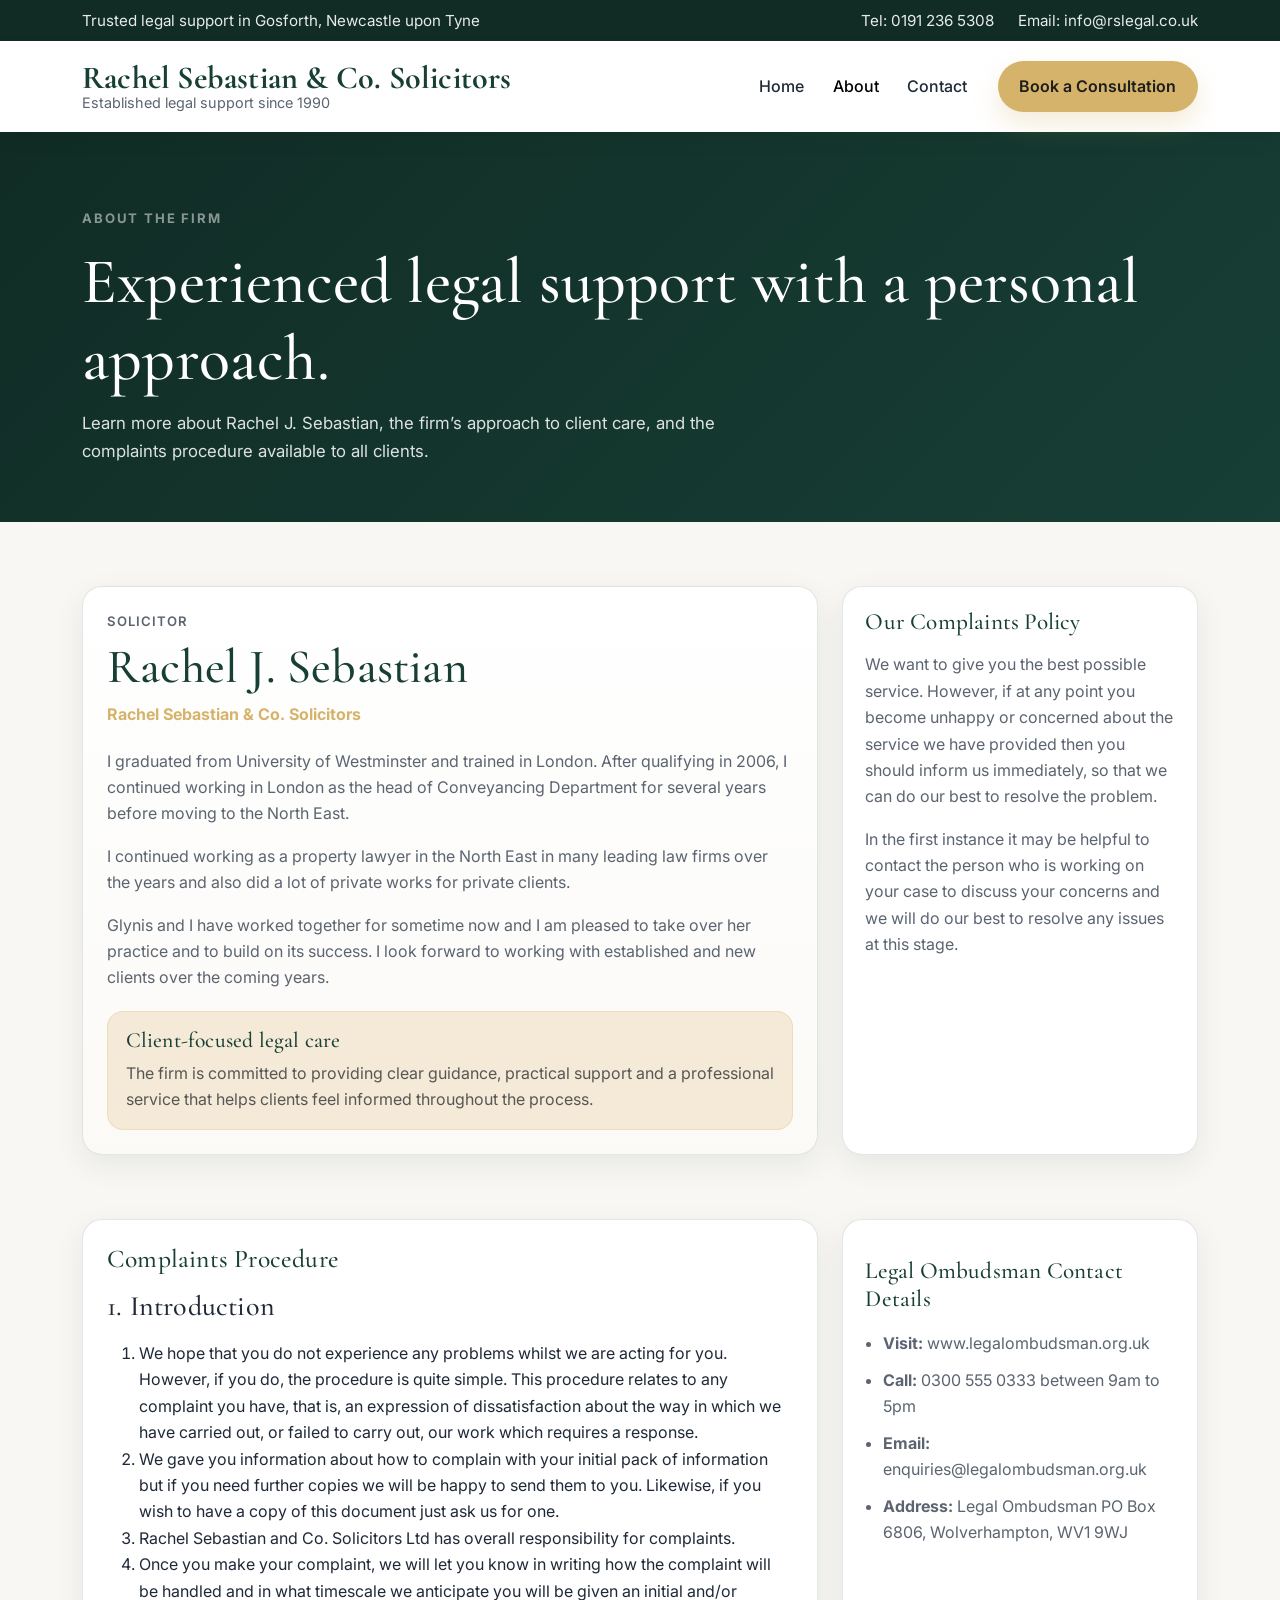
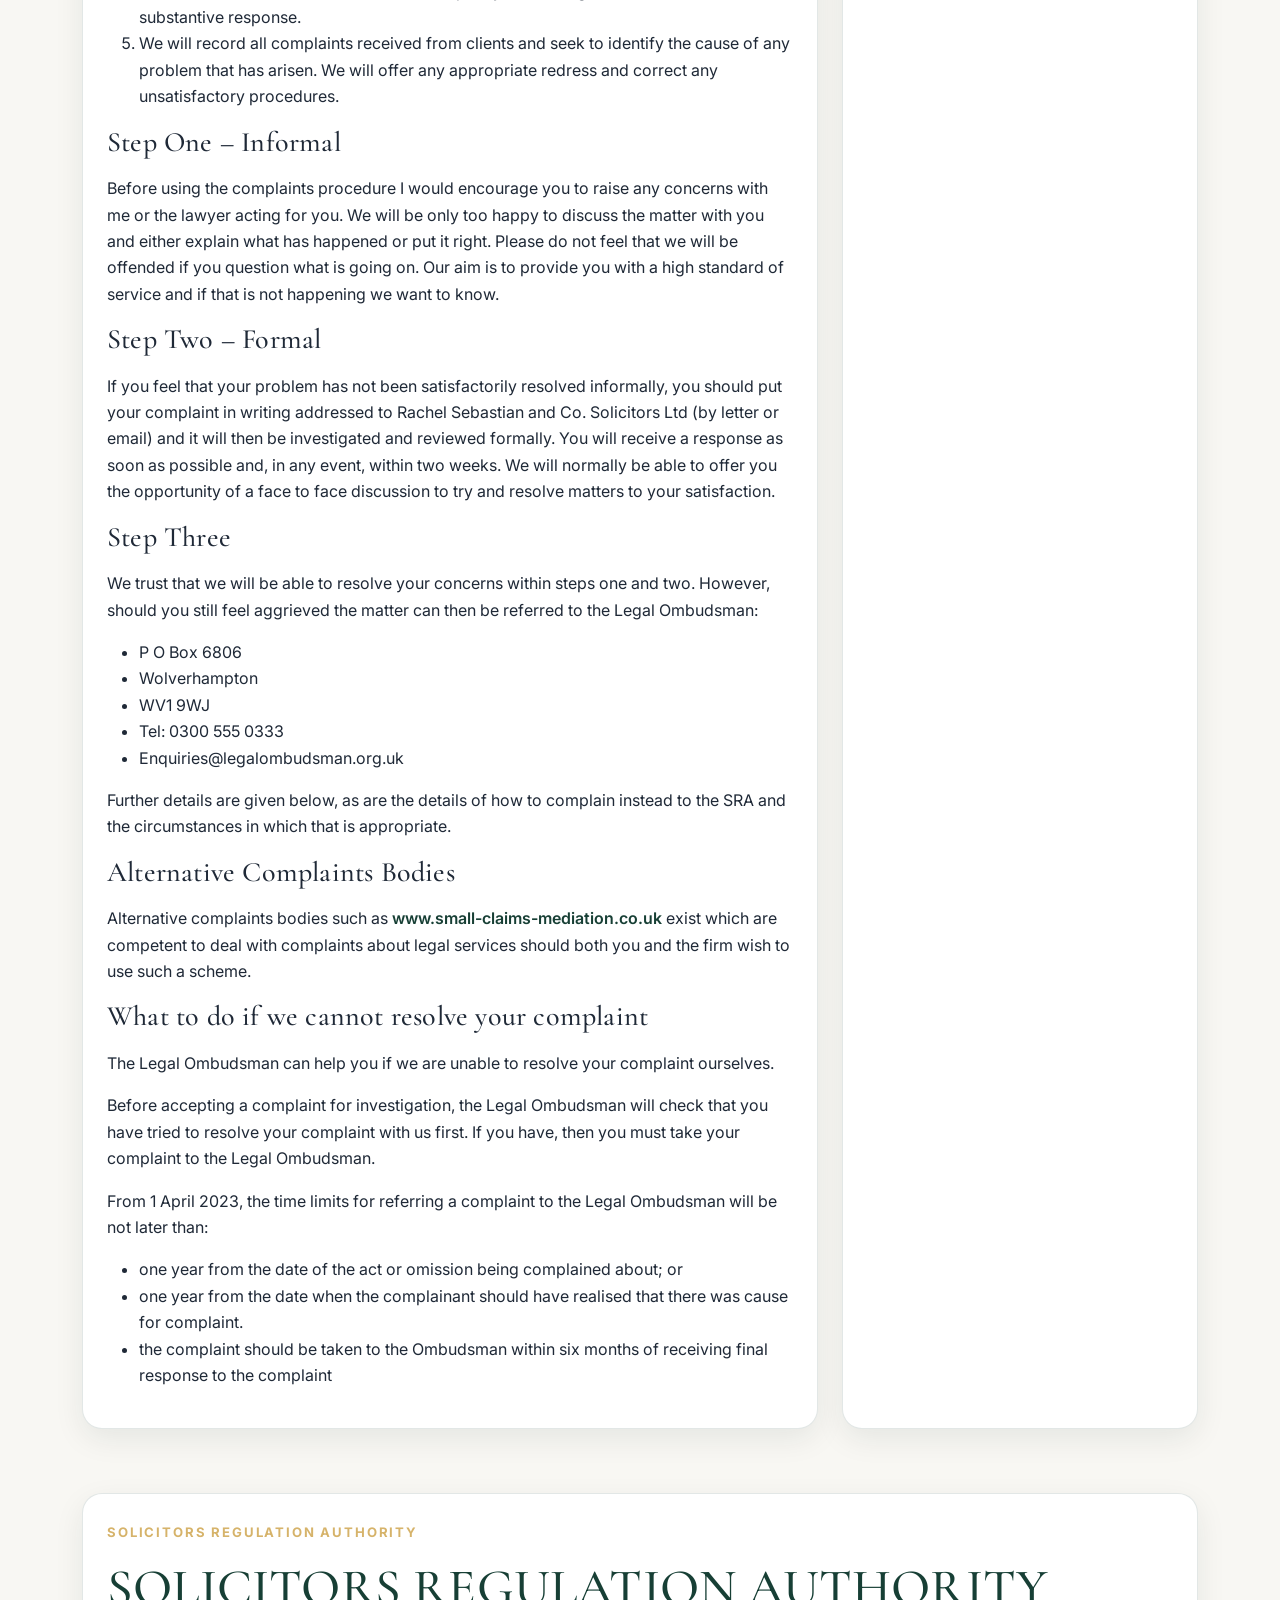
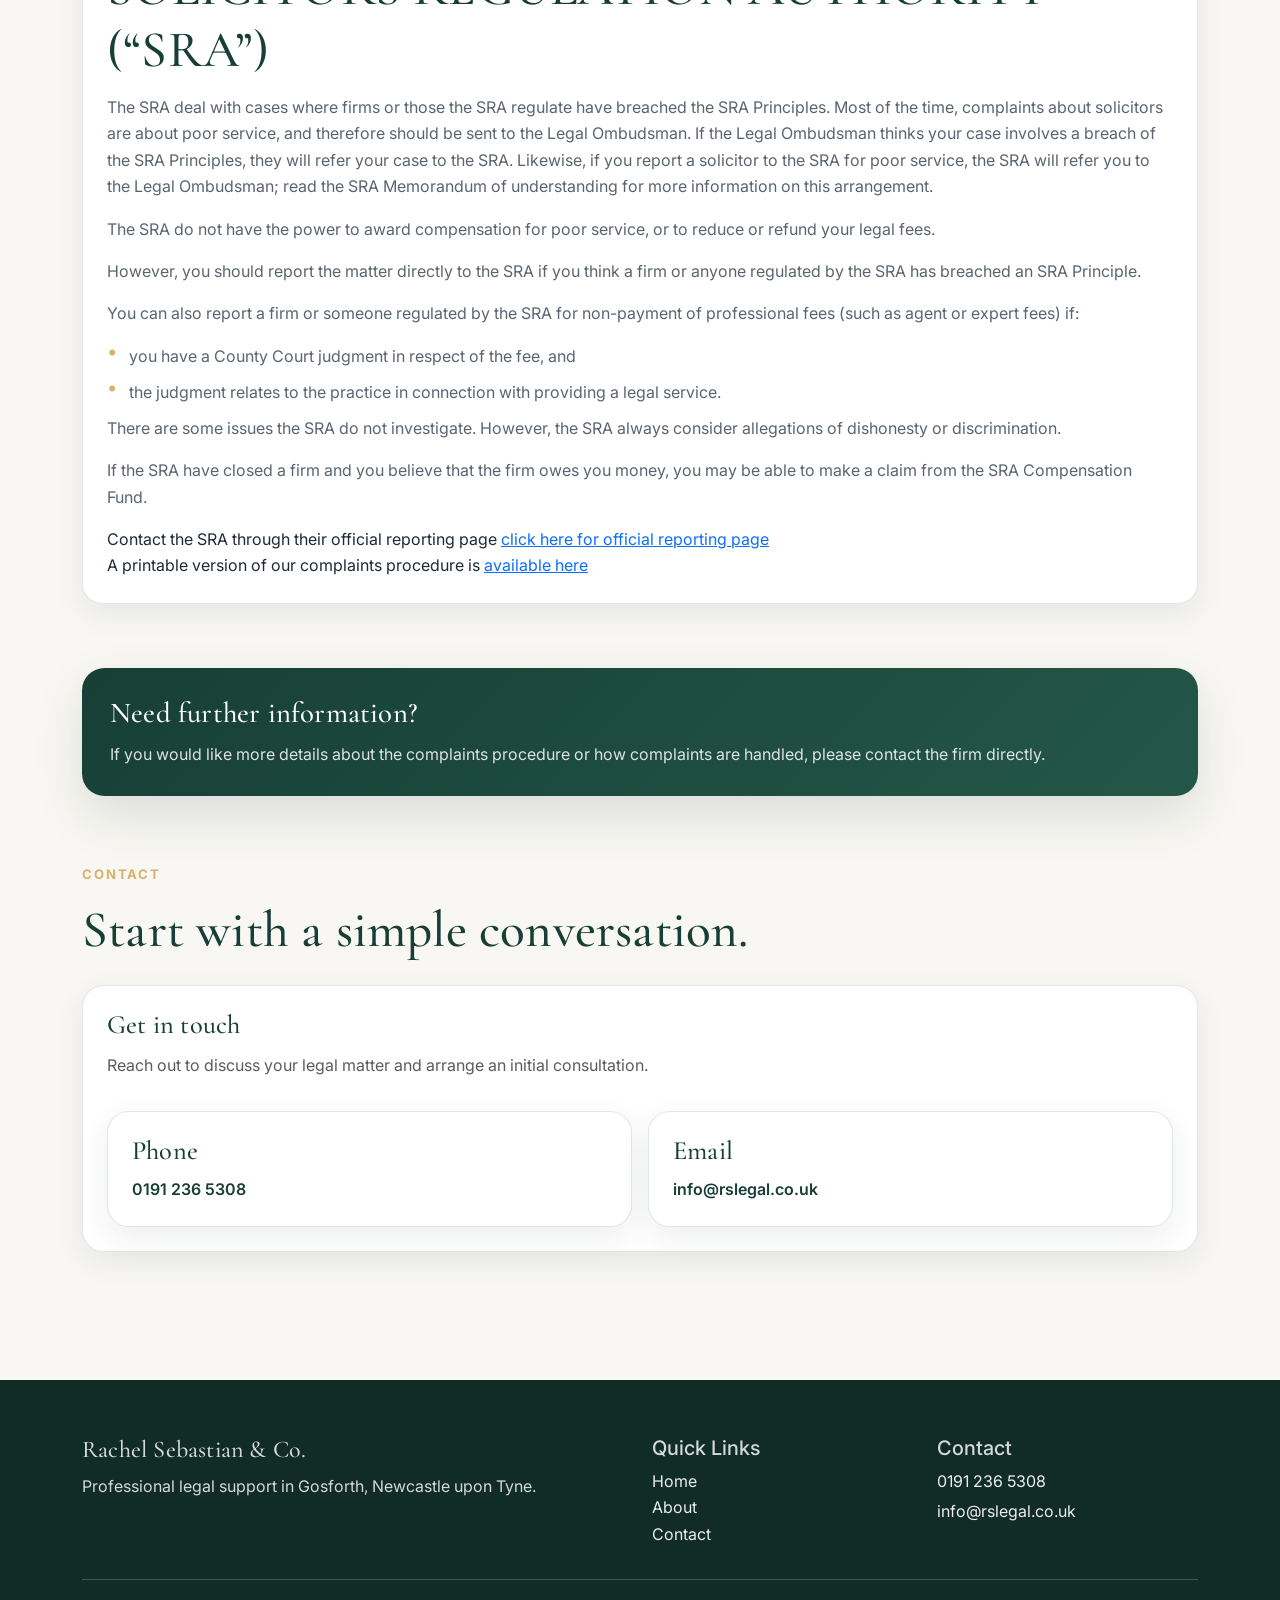
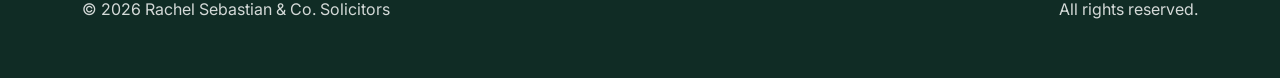
<file: about.html>
<!DOCTYPE html>
<html lang="en">
<head>
  <meta charset="UTF-8" />
  <meta name="viewport" content="width=device-width, initial-scale=1.0"/>
  <title>About | Rachel Sebastian & Co.</title>

  <link rel="preconnect" href="https://fonts.googleapis.com">
  <link rel="preconnect" href="https://fonts.gstatic.com" crossorigin>
  <link href="https://fonts.googleapis.com/css2?family=Cormorant+Garamond:wght@500;600;700&family=Inter:wght@400;500;600;700&display=swap" rel="stylesheet">

  <link href="https://cdn.jsdelivr.net/npm/bootstrap@5.3.3/dist/css/bootstrap.min.css" rel="stylesheet">
  <link rel="stylesheet" href="assests/css/styles.css">

  <style>
    .page-hero {
      background: linear-gradient(135deg, var(--primary-dark), var(--primary));
      color: var(--white);
      padding: 4.5rem 0 3.5rem;
    }

    .page-title {
      font-size: clamp(2.4rem, 5vw, 4rem);
      margin-bottom: 0.8rem;
      color: var(--white);
    }

    .page-subtitle {
      max-width: 720px;
      color: rgba(255,255,255,0.86);
      margin-bottom: 0;
      font-size: 1.05rem;
    }

    .section-tight {
      padding: 4rem 0;
    }

    .content-card {
      background: var(--white);
      border-radius: 1.25rem;
      padding: 1.5rem;
      border: 1px solid var(--border-soft);
      box-shadow: var(--shadow-card);
      height: 100%;
    }

    .solicitor-card {
      background: linear-gradient(180deg, #ffffff 0%, #fbfaf7 100%);
    }

    .solicitor-label {
      color: var(--text-muted);
      font-weight: 600;
      text-transform: uppercase;
      letter-spacing: 0.08em;
      font-size: 0.82rem;
      margin-bottom: 0.4rem;
    }

    .solicitor-name {
      color: var(--primary);
      font-size: clamp(2rem, 4vw, 3rem);
      margin-bottom: 0.3rem;
    }

    .solicitor-role {
      color: var(--secondary);
      font-weight: 700;
      margin-bottom: 1.25rem;
    }

    .profile-highlight {
      background: var(--secondary-soft);
      border: 1px solid rgba(214, 179, 106, 0.25);
      border-radius: 1rem;
      padding: 1rem 1.1rem;
      margin-top: 1.25rem;
    }

    .profile-highlight h3 {
      color: var(--primary);
      font-size: 1.35rem;
      margin-bottom: 0.4rem;
    }

    .policy-grid-title {
      color: var(--primary);
      font-size: 1.6rem;
      margin-bottom: 0.9rem;
    }

    .accordion-item {
      border: 1px solid var(--border-soft);
      border-radius: 1rem !important;
      overflow: hidden;
      margin-bottom: 1rem;
      box-shadow: 0 8px 24px rgba(16, 44, 37, 0.05);
    }

    .accordion-button {
      font-weight: 600;
      color: var(--primary);
      background: var(--white);
      box-shadow: none !important;
      padding: 1.15rem 1.25rem;
    }

    .accordion-button:not(.collapsed) {
      background: var(--secondary-soft);
      color: var(--primary);
    }

    .accordion-body {
      color: var(--text-muted);
      padding: 1.25rem;
    }

    .accordion-body ul,
    .accordion-body ol {
      padding-left: 1.2rem;
      margin-bottom: 0;
    }

    .accordion-body li {
      margin-bottom: 0.65rem;
    }

    .info-panel {
      background: var(--white);
      border: 1px solid var(--border-soft);
      border-radius: 1.25rem;
      padding: 1.4rem;
      box-shadow: var(--shadow-card);
      height: 100%;
    }

    .info-panel h3 {
      color: var(--primary);
      font-size: 1.45rem;
      margin-bottom: 0.9rem;
    }

    .info-panel p,
    .info-panel li {
      color: var(--text-muted);
    }

    .info-panel ul {
      padding-left: 1.1rem;
      margin-bottom: 0;
    }

    .info-panel li {
      margin-bottom: 0.65rem;
    }

    .link-legal {
      color: var(--primary);
      font-weight: 600;
      text-decoration: none;
      word-break: break-word;
    }

    .print-note {
      background: linear-gradient(135deg, var(--primary) 0%, #245748 100%);
      color: var(--white);
      border-radius: 1.4rem;
      padding: 1.75rem;
      box-shadow: var(--shadow-soft);
    }

    .print-note h3 {
      color: var(--white);
      font-size: 1.8rem;
      margin-bottom: 0.7rem;
    }

    .print-note p {
      color: rgba(255,255,255,0.85);
      margin-bottom: 0;
    }

    @media (max-width: 991.98px) {
      .section-tight {
        padding: 3.5rem 0;
      }
    }

    @media (max-width: 767.98px) {
      .page-hero {
        padding: 3.5rem 0 3rem;
      }

      .content-card,
      .info-panel,
      .print-note {
        padding: 1.2rem;
      }

      .page-subtitle {
        font-size: 1rem;
      }
    }
  </style>
</head>

<body>
  <div class="topbar py-2">
    <div class="container d-flex flex-column flex-md-row justify-content-between align-items-center gap-2">
      <div>Trusted legal support in Gosforth, Newcastle upon Tyne</div>
      <div class="d-flex flex-column flex-md-row gap-2 gap-md-4 text-center text-md-start">
        <a href="tel:01912365308">Tel: 0191 236 5308</a>
        <a href="mailto:info@rslegal.co.uk">Email: info@rslegal.co.uk</a>
      </div>
    </div>
  </div>

  <nav class="navbar navbar-expand-lg sticky-top">
    <div class="container py-2">
      <a class="navbar-brand" href="index.html">
        <span class="brand-name">Rachel Sebastian & Co. Solicitors</span>
        <span class="brand-subtitle">Established legal support since 1990</span>
      </a>

      <button class="navbar-toggler border-0 shadow-none" type="button" data-bs-toggle="collapse" data-bs-target="#mainNav" aria-controls="mainNav" aria-expanded="false" aria-label="Toggle navigation">
        <span class="navbar-toggler-icon"></span>
      </button>

      <div class="collapse navbar-collapse" id="mainNav">
        <ul class="navbar-nav ms-auto mb-3 mb-lg-0 align-items-lg-center">
          <li class="nav-item"><a class="nav-link" href="index.html">Home</a></li>
          <li class="nav-item"><a class="nav-link active" href="about.html">About</a></li>
          <li class="nav-item"><a class="nav-link" href="contact.html">Contact</a></li>
        </ul>
        <div class="ms-lg-3">
          <a href="contact.html" class="btn btn-brand">Book a Consultation</a>
        </div>
      </div>
    </div>
  </nav>

  <main>
    <section class="page-hero">
      <div class="container">
        <span class="section-eyebrow text-white-50">About the Firm</span>
        <h1 class="page-title">Experienced legal support with a personal approach.</h1>
        <p class="page-subtitle">
          Learn more about Rachel J. Sebastian, the firm’s approach to client care, and the complaints procedure available to all clients.
        </p>
      </div>
    </section>

    <section class="section-tight">
      <div class="container">
        <div class="row g-4">
          <div class="col-lg-8">
            <div class="content-card solicitor-card">
              <div class="solicitor-label">Solicitor</div>
              <h2 class="solicitor-name">Rachel J. Sebastian</h2>
              <div class="solicitor-role">Rachel Sebastian &amp; Co. Solicitors</div>

              <p class="muted-copy">
                I graduated from University of Westminster and trained in London. After qualifying in 2006, I continued working in London as the head of Conveyancing Department for several years before moving to the North East.
              </p>

              <p class="muted-copy">
                I continued working as a property lawyer in the North East in many leading law firms over the years and also did a lot of private works for private clients.
              </p>

              <p class="muted-copy mb-0">
                Glynis and I have worked together for sometime now and I am pleased to take over her practice and to build on its success. I look forward to working with established and new clients over the coming years.
              </p>

              <div class="profile-highlight">
                <h3>Client-focused legal care</h3>
                <p class="mb-0 text-muted">
                  The firm is committed to providing clear guidance, practical support and a professional service that helps clients feel informed throughout the process.
                </p>
              </div>
            </div>
          </div>

          <div class="col-lg-4">
            <div class="info-panel">
              <h3>Our Complaints Policy</h3>
              <p class="mb-3">
                We want to give you the best possible service. However, if at any point you become unhappy or concerned about the service we have provided then you should inform us immediately, so that we can do our best to resolve the problem.
              </p>
              <p class="mb-0">
                In the first instance it may be helpful to contact the person who is working on your case to discuss your concerns and we will do our best to resolve any issues at this stage.
              </p>
            </div>
          </div>
        </div>
      </div>
    </section>

    <section class="section-tight pt-0">
        <div class="container">
            <div class="row g-4">
            <div class="col-lg-8">
                <div class="content-card">
                <h2 class="policy-grid-title">Complaints Procedure</h2>

                <div class="policy-block">
                    <h3 class="mt-3 mb-3">1. Introduction</h3>
                    <ol class="policy-list-numbered">
                    <li>
                        We hope that you do not experience any problems whilst we are acting for you. However, if you do,
                        the procedure is quite simple. This procedure relates to any complaint you have, that is, an expression
                        of dissatisfaction about the way in which we have carried out, or failed to carry out, our work which requires a response.
                    </li>
                    <li>
                        We gave you information about how to complain with your initial pack of information but if you need further copies
                        we will be happy to send them to you. Likewise, if you wish to have a copy of this document just ask us for one.
                    </li>
                    <li>
                        Rachel Sebastian and Co. Solicitors Ltd has overall responsibility for complaints.
                    </li>
                    <li>
                        Once you make your complaint, we will let you know in writing how the complaint will be handled and in what timescale
                        we anticipate you will be given an initial and/or substantive response.
                    </li>
                    <li>
                        We will record all complaints received from clients and seek to identify the cause of any problem that has arisen.
                        We will offer any appropriate redress and correct any unsatisfactory procedures.
                    </li>
                    </ol>
                </div>

                <div class="policy-block">
                    <h3 class="mt-3 mb-3">Step One – Informal</h3>
                    <p class="mb-0">
                    Before using the complaints procedure I would encourage you to raise any concerns with me or the lawyer acting for you.
                    We will be only too happy to discuss the matter with you and either explain what has happened or put it right.
                    Please do not feel that we will be offended if you question what is going on. Our aim is to provide you with a high standard
                    of service and if that is not happening we want to know.
                    </p>
                </div>

                <div class="policy-block">
                    <h3 class="mt-3 mb-3">Step Two – Formal</h3>
                    <p class="mb-0">
                    If you feel that your problem has not been satisfactorily resolved informally, you should put your complaint in writing
                    addressed to Rachel Sebastian and Co. Solicitors Ltd (by letter or email) and it will then be investigated and reviewed formally.
                    You will receive a response as soon as possible and, in any event, within two weeks. We will normally be able to offer you the
                    opportunity of a face to face discussion to try and resolve matters to your satisfaction.
                    </p>
                </div>

                <div class="policy-block">
                    <h3 class="mt-3 mb-3">Step Three</h3>
                    <p>
                    We trust that we will be able to resolve your concerns within steps one and two. However, should you still feel aggrieved
                    the matter can then be referred to the Legal Ombudsman:
                    </p>
                    <ul class="policy-list-clean">
                    <li>P O Box 6806</li>
                    <li>Wolverhampton</li>
                    <li>WV1 9WJ</li>
                    <li>Tel: 0300 555 0333</li>
                    <li>Enquiries@legalombudsman.org.uk</li>
                    </ul>
                    <p class="mb-0">
                    Further details are given below, as are the details of how to complain instead to the SRA and the circumstances in which that is appropriate.
                    </p>
                </div>

                <div class="policy-block">
                    <h3 class="mt-3 mb-3">Alternative Complaints Bodies</h3>
                    <p class="mb-0">
                    Alternative complaints bodies such as
                    <a href="http://www.small-claims-mediation.co.uk/" target="_blank" rel="noopener noreferrer" class="link-legal">
                        www.small-claims-mediation.co.uk
                    </a>
                    exist which are competent to deal with complaints about legal services should both you and the firm wish to use such a scheme.
                    </p>
                </div>

                <div class="policy-block mb-0">
                    <h3 class="mt-3 mb-3">What to do if we cannot resolve your complaint</h3>
                    <p>
                    The Legal Ombudsman can help you if we are unable to resolve your complaint ourselves.
                    </p>
                    <p>
                    Before accepting a complaint for investigation, the Legal Ombudsman will check that you have tried to resolve your complaint with us first.
                    If you have, then you must take your complaint to the Legal Ombudsman.
                    </p>
                    <p>From 1 April 2023, the time limits for referring a complaint to the Legal Ombudsman will be not later than:</p>
                    <ul class="policy-list-clean">
                    <li>one year from the date of the act or omission being complained about; or</li>
                    <li>one year from the date when the complainant should have realised that there was cause for complaint.</li>
                    <li>the complaint should be taken to the Ombudsman within six months of receiving final response to the complaint</li>
                    </ul>
                </div>
                </div>
            </div>

            <div class="col-lg-4">
                <div class="info-panel mb-4">
                <h3 class="mt-3 mb-3">Legal Ombudsman Contact Details</h3>
                <ul>
                    <li><strong>Visit:</strong> www.legalombudsman.org.uk</li>
                    <li><strong>Call:</strong> 0300 555 0333 between 9am to 5pm</li>
                    <li><strong>Email:</strong> enquiries@legalombudsman.org.uk</li>
                    <li><strong>Address:</strong> Legal Ombudsman PO Box 6806, Wolverhampton, WV1 9WJ</li>
                </ul>
                </div>

            </div>
            </div>
        </div>
        </section>

    <section class="section-tight pt-0">
      <div class="container">
        <div class="content-card">
          <span class="section-eyebrow">Solicitors Regulation Authority</span>
          <h2 class="section-title">SOLICITORS REGULATION AUTHORITY (“SRA”)</h2>

          <p class="muted-copy-color-alone">
            The SRA deal with cases where firms or those the SRA regulate have breached the SRA Principles. Most of the time, complaints about solicitors are about poor service, and therefore should be sent to the Legal Ombudsman. If the Legal Ombudsman thinks your case involves a breach of the SRA Principles, they will refer your case to the SRA. Likewise, if you report a solicitor to the SRA for poor service, the SRA will refer you to the Legal Ombudsman; read the SRA Memorandum of understanding for more information on this arrangement.
          </p>

          <p class="muted-copy-color-alone">
            The SRA do not have the power to award compensation for poor service, or to reduce or refund your legal fees.
          </p>

          <p class="muted-copy-color-alone">
            However, you should report the matter directly to the SRA if you think a firm or anyone regulated by the SRA has breached an SRA Principle.
          </p>

          <p class="muted-copy-color-alone">
            You can also report a firm or someone regulated by the SRA for non-payment of professional fees (such as agent or expert fees) if:
          </p>

          <ul class="service-list">
            <li>you have a County Court judgment in respect of the fee, and</li>
            <li>the judgment relates to the practice in connection with providing a legal service.</li>
          </ul>

          <p class="muted-copy-color-alone">
            There are some issues the SRA do not investigate. However, the SRA always consider allegations of dishonesty or discrimination.
          </p>

          <p class="muted-copy-color-alone">
            If the SRA have closed a firm and you believe that the firm owes you money, you may be able to make a claim from the SRA Compensation Fund.
          </p>

          <p class="mb-0">
            <span>Contact the SRA through their official reporting page
            <a href="https://www.sra.org.uk/consumers/problems/report-solicitor" target="_blank" rel="noopener noreferrer">click here for official reporting page</a></span>
          </p> 

          <p class="mb-0">
            A printable version of our complaints procedure is 
            <a href="https://www.rslegal.co.uk/HowToComplain.pdf" target="_blank" rel="noopener noreferrer">
                available here
            </a>
          </p>
        </div>
      </div>
    </section>

    <section class="section-tight pt-0">
      <div class="container">
        <div class="print-note">
          <h3>Need further information?</h3>
          <p>
            If you would like more details about the complaints procedure or how complaints are handled, please contact the firm directly.
          </p>
        </div>
      </div>
    </section>

      <section id="contact" class="section pt-0">
        <div class="container">
        <div class="row g-4">
            <div class="">
            <span class="section-eyebrow">Contact</span>
            <h2 class="section-title">Start with a simple conversation.</h2>
            <p class="muted-copy mb-4">
            </p>
            <div class="trust-card">
                <h3>Get in touch</h3>
                <p class="text-muted">Reach out to discuss your legal matter and arrange an initial consultation.</p>
                <div class="row g-3 mt-2">
                <div class="col-md-6">
                    <div class="about-card h-100">
                    <h3 class="mb-2">Phone</h3>
                    <a class="contact-value" href="tel:01912365308">0191 236 5308</a>
                    </div>
                </div>
                <div class="col-md-6">
                    <div class="about-card h-100">
                    <h3 class="mb-2">Email</h3>
                    <a class="contact-value" href="mailto:info@rslegal.co.uk">info@rslegal.co.uk</a>
                    </div>
                </div>
                </div>
            </div>
            </div>
        </div>
        </div>
    </section>

  </main>

  <footer class="footer mt-5">
    <div class="container py-4">
      <div class="row g-4">
        <div class="col-md-6">
          <h4>Rachel Sebastian & Co.</h4>
          <p class="mb-0">
            Professional legal support in Gosforth, Newcastle upon Tyne.
          </p>
        </div>

        <div class="col-md-3">
          <h5>Quick Links</h5>
          <ul class="list-unstyled">
            <li><a href="index.html">Home</a></li>
            <li><a href="about.html">About</a></li>
            <li><a href="contact.html">Contact</a></li>
          </ul>
        </div>

        <div class="col-md-3">
          <h5>Contact</h5>
          <p class="mb-1"><a href="tel:01912365308">0191 236 5308</a></p>
          <p class="mb-0"><a href="mailto:info@rslegal.co.uk">info@rslegal.co.uk</a></p>
        </div>
      </div>

      <hr>

      <div class="d-flex flex-column flex-md-row justify-content-between">
        <p class="mb-0">© 2026 Rachel Sebastian & Co. Solicitors</p>
        <p class="mb-0">All rights reserved.</p>
      </div>
    </div>
  </footer>

  <script src="https://cdn.jsdelivr.net/npm/bootstrap@5.3.3/dist/js/bootstrap.bundle.min.js"></script>
</body>
</html>
</file>
<file: assests/css/styles.css>
:root {
      --primary: #173f35;
      --primary-dark: #102c25;
      --secondary: #d6b36a;
      --secondary-soft: #f4ead7;
      --text-dark: #1f2937;
      --text-muted: #5b6470;
      --light-bg: #f8f7f3;
      --white: #ffffff;
      --border-soft: rgba(23, 63, 53, 0.12);
      --shadow-soft: 0 20px 50px rgba(16, 44, 37, 0.12);
      --shadow-card: 0 10px 30px rgba(16, 44, 37, 0.08);
    }

    * {
      box-sizing: border-box;
    }

    html {
      scroll-behavior: smooth;
    }

    body {
      margin: 0;
      font-family: 'Inter', sans-serif;
      color: var(--text-dark);
      background: var(--light-bg);
      line-height: 1.65;
    }

    h1, h2, h3, h4, .brand-name {
      font-family: 'Cormorant Garamond', serif;
      letter-spacing: 0.2px;
    }

    .topbar {
      background: var(--primary-dark);
      color: rgba(255,255,255,0.9);
      font-size: 0.95rem;
    }

    .topbar a {
      color: rgba(255,255,255,0.9);
      text-decoration: none;
    }

    .navbar {
      background: rgba(255,255,255,0.96);
      backdrop-filter: blur(10px);
      box-shadow: 0 8px 22px rgba(0,0,0,0.04);
    }

    .navbar-brand {
      display: flex;
      flex-direction: column;
      line-height: 1;
    }

    .brand-name {
      font-size: 2rem;
      font-weight: 700;
      color: var(--primary);
    }

    .brand-subtitle {
      font-size: 0.9rem;
      color: var(--text-muted);
      margin-top: 0.15rem;
    }

    .nav-link {
      color: var(--text-dark);
      font-weight: 500;
      margin-left: 0.4rem;
      margin-right: 0.4rem;
    }

    .nav-link:hover,
    .nav-link:focus,
    .nav-link.active {
      color: var(--primary);
    }

    .btn-brand,
    .btn-outline-brand {
      border-radius: 999px;
      padding: 0.82rem 1.35rem;
      font-weight: 600;
      transition: all 0.25s ease;
    }

    .btn-brand {
      background: var(--secondary);
      color: #1d1d1d;
      border: none;
      box-shadow: 0 12px 25px rgba(214, 179, 106, 0.25);
    }

    .btn-brand:hover {
      transform: translateY(-2px);
      background: #c9a153;
      color: #121212;
    }

    .btn-outline-brand {
      border: 1px solid rgba(255,255,255,0.4);
      color: var(--white);
      background: transparent;
    }

    .btn-outline-brand:hover {
      background: rgba(255,255,255,0.12);
      color: var(--white);
      transform: translateY(-2px);
    }

    .hero {
      position: relative;
      overflow: hidden;
      background:
        linear-gradient(115deg, rgba(16,44,37,0.94) 0%, rgba(23,63,53,0.88) 50%, rgba(23,63,53,0.78) 100%),
        url('https://images.unsplash.com/photo-1589829545856-d10d557cf95f?auto=format&fit=crop&w=1600&q=80') center/cover no-repeat;
      color: var(--white);
      padding: 5rem 0 4.5rem;
    }

    .hero-badge {
      display: inline-flex;
      align-items: center;
      gap: 0.5rem;
      background: rgba(255,255,255,0.12);
      border: 1px solid rgba(255,255,255,0.18);
      color: rgba(255,255,255,0.95);
      padding: 0.5rem 0.9rem;
      border-radius: 999px;
      margin-bottom: 1.2rem;
      font-size: 0.92rem;
    }

    .hero h1 {
      font-size: clamp(2.5rem, 5vw, 4.7rem);
      line-height: 0.98;
      margin-bottom: 1rem;
      font-weight: 700;
    }

    .hero p.lead {
      font-size: 1.08rem;
      color: rgba(255,255,255,0.88);
      max-width: 640px;
      margin-bottom: 1.7rem;
    }

    .hero-highlights {
      display: grid;
      grid-template-columns: repeat(3, minmax(0, 1fr));
      gap: 1rem;
      margin-top: 2rem;
    }

    .highlight-card {
      background: rgba(255,255,255,0.08);
      border: 1px solid rgba(255,255,255,0.12);
      border-radius: 1.15rem;
      padding: 1rem;
      backdrop-filter: blur(10px);
      min-height: 100%;
    }

    .highlight-card h3 {
      font-size: 1.15rem;
      margin-bottom: 0.35rem;
    }

    .highlight-card p {
      margin: 0;
      color: rgba(255,255,255,0.82);
      font-size: 0.95rem;
    }

    .hero-contact-card {
      background: var(--white);
      color: var(--text-dark);
      border-radius: 1.5rem;
      padding: 1.6rem;
      box-shadow: var(--shadow-soft);
    }

    .hero-contact-card h3 {
      color: var(--primary);
      font-size: 2rem;
      margin-bottom: 0.5rem;
    }

    .contact-list {
      list-style: none;
      padding: 0;
      margin: 1.2rem 0 1.4rem;
    }

    .contact-list li {
      padding: 0.8rem 0;
      border-bottom: 1px solid rgba(23, 63, 53, 0.09);
    }

    .contact-list li:last-child {
      border-bottom: 0;
      padding-bottom: 0;
    }

    .contact-label {
      display: block;
      font-size: 0.86rem;
      color: var(--text-muted);
      margin-bottom: 0.18rem;
    }

    .contact-value {
      color: var(--primary);
      font-weight: 600;
      text-decoration: none;
    }

    .stats-section {
      margin-top: -2.25rem;
      position: relative;
      z-index: 2;
    }

    .stats-wrap {
      background: var(--white);
      border-radius: 1.5rem;
      box-shadow: var(--shadow-card);
      padding: 1.4rem 1.2rem;
      border: 1px solid rgba(23,63,53,0.05);
    }

    .stat-item {
      text-align: center;
      padding: 0.8rem;
    }

    .stat-item h3 {
      font-size: 2rem;
      color: var(--primary);
      margin-bottom: 0.2rem;
    }

    .section {
      padding: 5rem 0;
    }

    .section-title {
      color: var(--primary);
      font-size: clamp(2.1rem, 4vw, 3.2rem);
      margin-bottom: 0.8rem;
    }

    .section-eyebrow {
      display: inline-block;
      color: var(--secondary);
      font-weight: 700;
      text-transform: uppercase;
      letter-spacing: 0.14em;
      font-size: 0.82rem;
      margin-bottom: 0.9rem;
    }

    .muted-copy {
      color: var(--text-muted);
      max-width: 720px;
    }

    .muted-copy-color-alone{
      color: var(--text-muted);
    }

    .about-card,
    .service-card{
      background: var(--white);
      border-radius: 1.35rem;
      padding: 1.5rem;
      box-shadow: var(--shadow-card);
      border: 1px solid var(--border-soft);
      height: 100%;
      transition: transform 0.25s ease, box-shadow 0.25s ease;
    }

    .trust-card{
      background: var(--white);
      border-radius: 1.35rem;
      padding: 1.5rem;
      box-shadow: var(--shadow-card);
      border: 1px solid var(--border-soft);
      transition: transform 0.25s ease, box-shadow 0.25s ease;
    }

    .about-card:hover,
    .service-card:hover,
    .trust-card:hover {
      transform: translateY(-4px);
      box-shadow: 0 18px 36px rgba(16, 44, 37, 0.12);
    }

    .about-feature-icon,
    .service-icon {
      width: 52px;
      height: 52px;
      border-radius: 50%;
      display: inline-flex;
      align-items: center;
      justify-content: center;
      background: var(--secondary-soft);
      color: var(--primary);
      font-size: 1.15rem;
      margin-bottom: 1rem;
      font-weight: 700;
    }

    .about-image-wrap {
      position: relative;
    }

    .about-image {
      width: 100%;
      min-height: 520px;
      object-fit: cover;
      border-radius: 1.6rem;
      box-shadow: var(--shadow-soft);
    }

    .floating-note {
      position: absolute;
      left: 1rem;
      bottom: 1rem;
      background: rgba(255,255,255,0.96);
      border-radius: 1rem;
      padding: 1rem 1.1rem;
      box-shadow: var(--shadow-card);
      max-width: 280px;
    }

    .floating-note h4 {
      font-size: 1.4rem;
      color: var(--primary);
      margin-bottom: 0.25rem;
    }

    .services-grid {
      margin-top: 2rem;
    }

    .service-card h3,
    .about-card h3,
    .trust-card h3 {
      color: var(--primary);
      font-size: 1.65rem;
      margin-bottom: 0.65rem;
    }

    .service-list {
      list-style: none;
      padding-left: 0;
      margin: 0.85rem 0 0;
    }

    .service-list li {
      position: relative;
      padding-left: 1.35rem;
      margin-bottom: 0.6rem;
      color: var(--text-muted);
    }

    .service-list li::before {
      content: '•';
      position: absolute;
      left: 0;
      top: -1px;
      color: var(--secondary);
      font-size: 1.2rem;
      line-height: 1;
    }

    .cta-strip {
      background: linear-gradient(135deg, var(--primary) 0%, #245748 100%);
      color: var(--white);
      border-radius: 1.7rem;
      padding: 2rem;
      box-shadow: var(--shadow-soft);
    }

    .footer {
      background: var(--primary-dark);
      color: rgba(255,255,255,0.82);
      padding: 2rem 0;
      margin-top: 3rem;
    }

    .footer a {
      color: rgba(255,255,255,0.92);
      text-decoration: none;
    }

    @media (max-width: 991.98px) {
      .hero {
        padding-top: 4rem;
      }

      .hero-contact-card {
        margin-top: 2rem;
      }

      .hero-highlights {
        grid-template-columns: 1fr;
      }

      .about-image {
        min-height: 380px;
      }
    }

    @media (max-width: 767.98px) {
      .brand-name {
        font-size: 1.40rem;
      }

      .navbar-brand {
        max-width: 70%;
      }

      .hero {
        padding: 3.4rem 0 3.4rem;
      }

      .hero h1 {
        font-size: 2.55rem;
      }

      .hero p.lead {
        font-size: 1rem;
      }

      .stats-section {
        margin-top: -1.5rem;
      }

      .section {
        padding: 4rem 0;
      }

      .section-title {
        font-size: 2.25rem;
      }

      .floating-note {
        position: static;
        margin-top: 1rem;
        max-width: 100%;
      }

      .about-image {
        min-height: 300px;
      }

      .btn-brand,
      .btn-outline-brand {
        width: 100%;
      }

      .hero-actions {
        display: grid;
        gap: 0.85rem;
      }
    }
</file>
